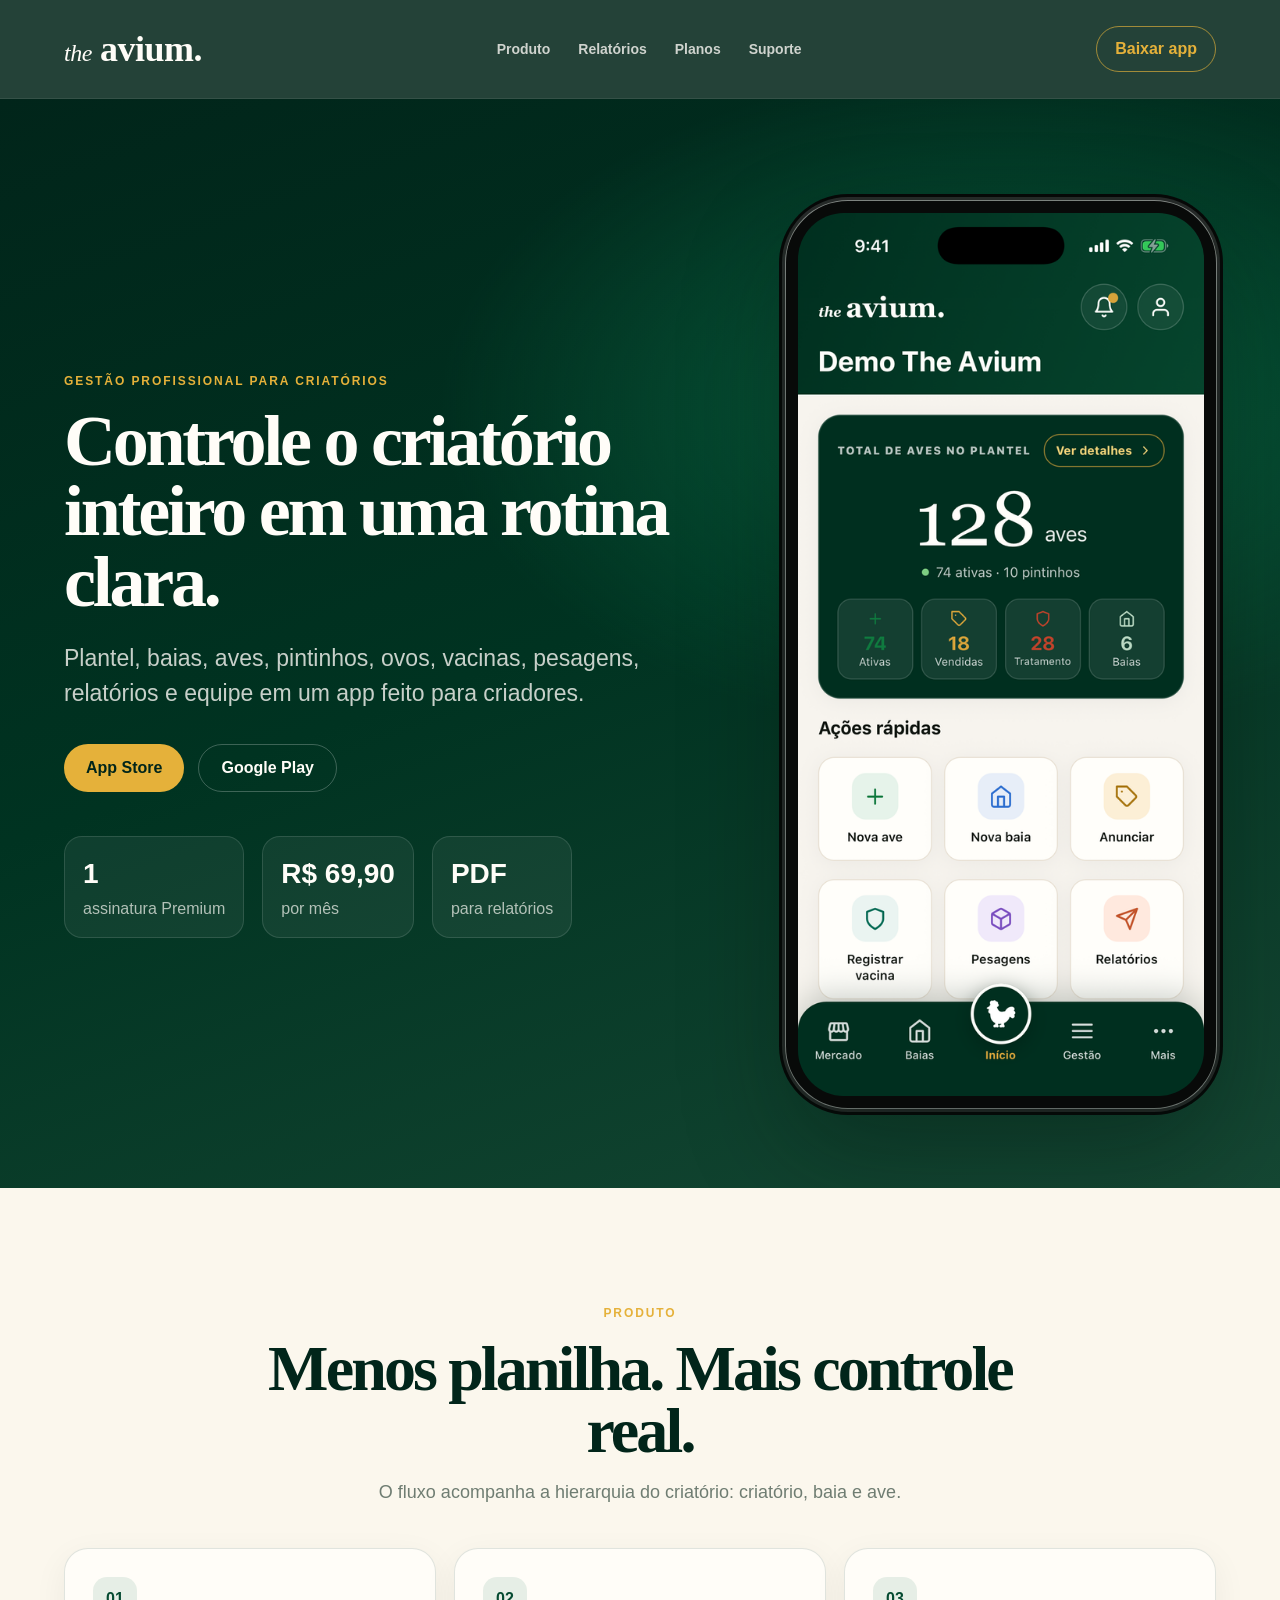
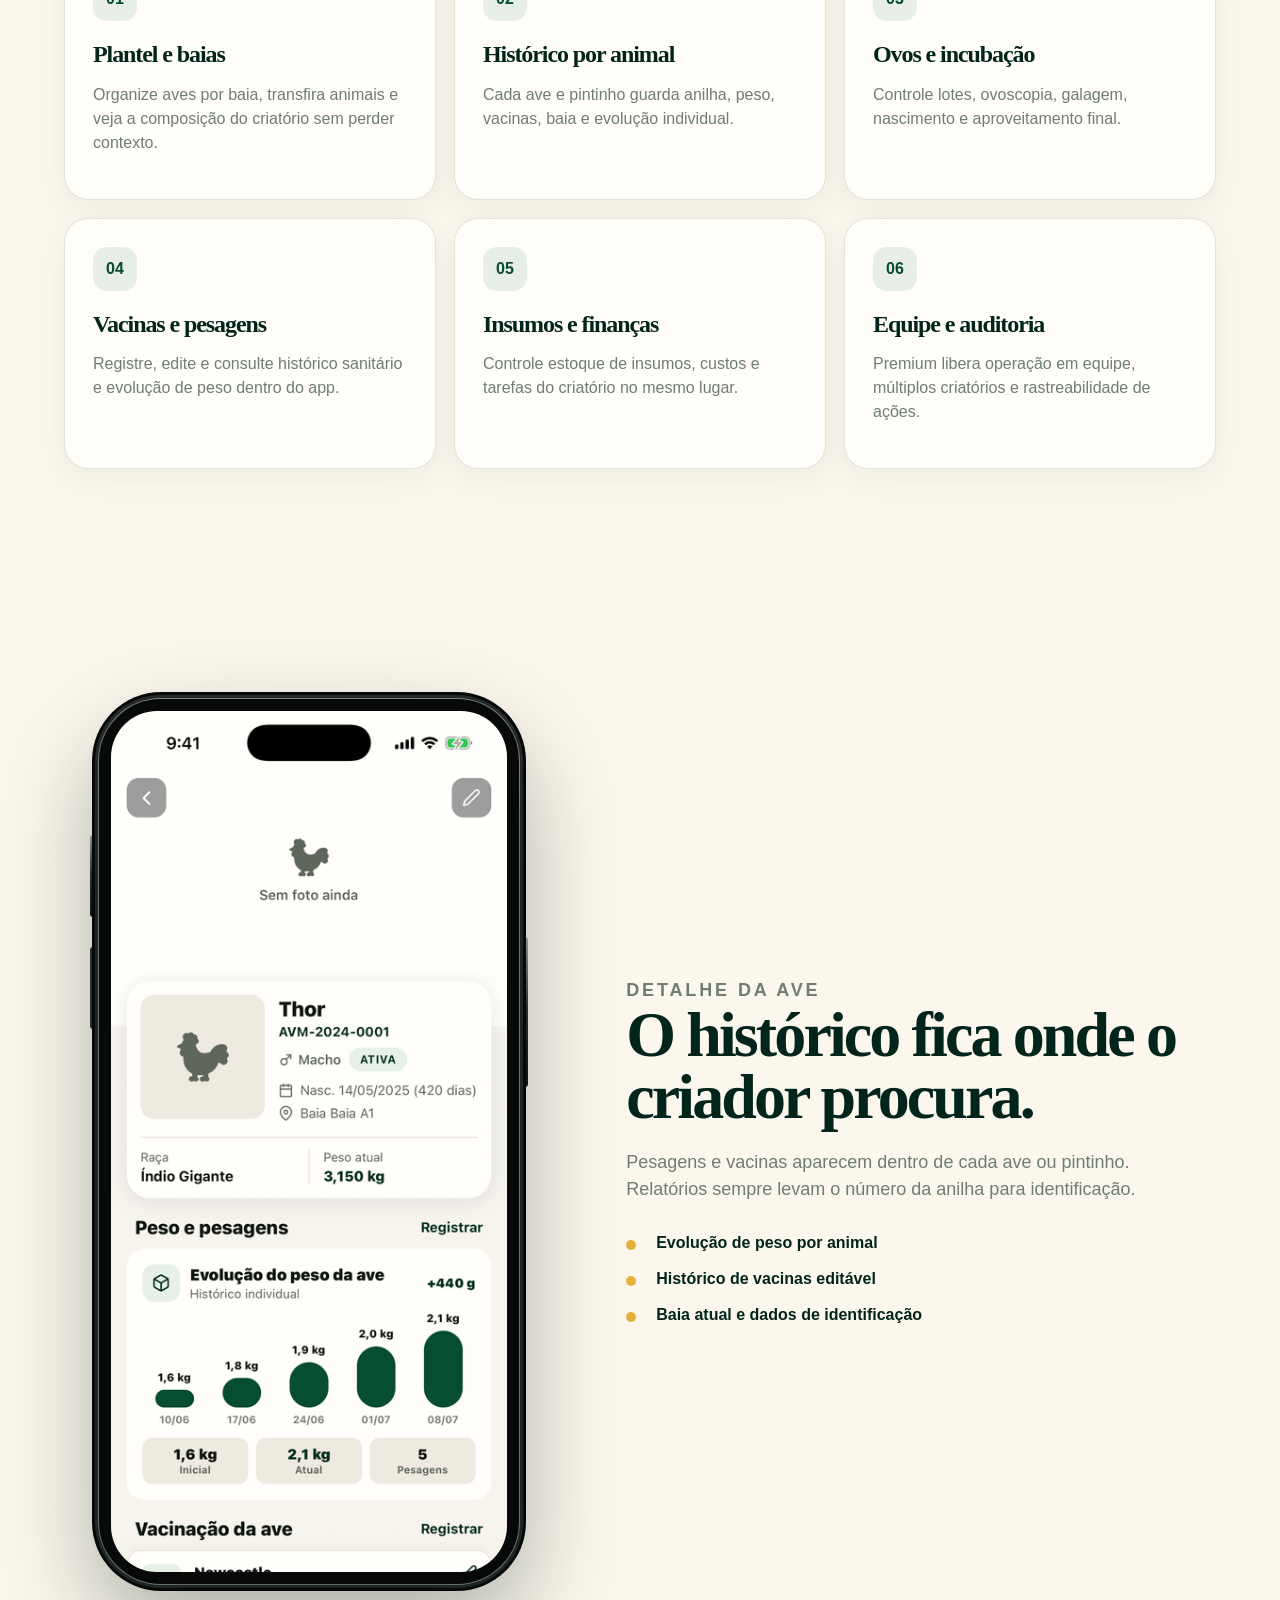
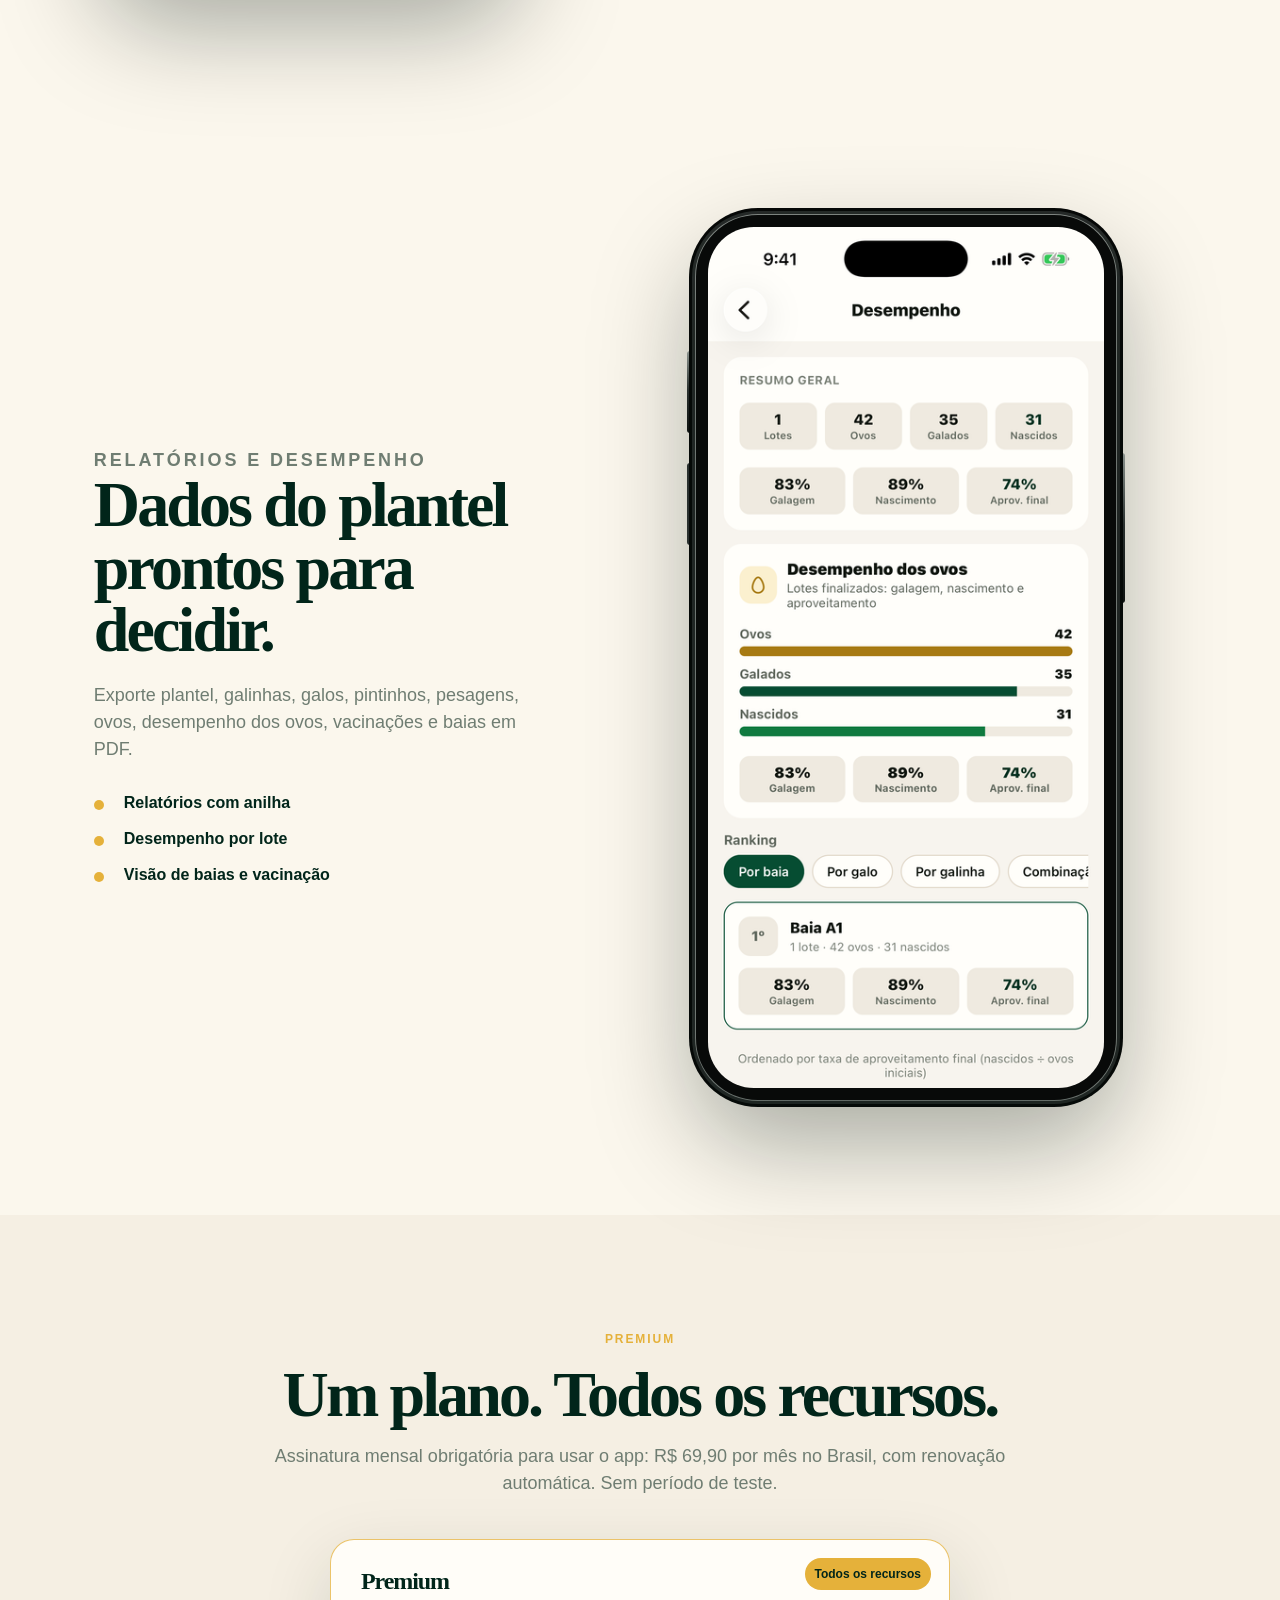
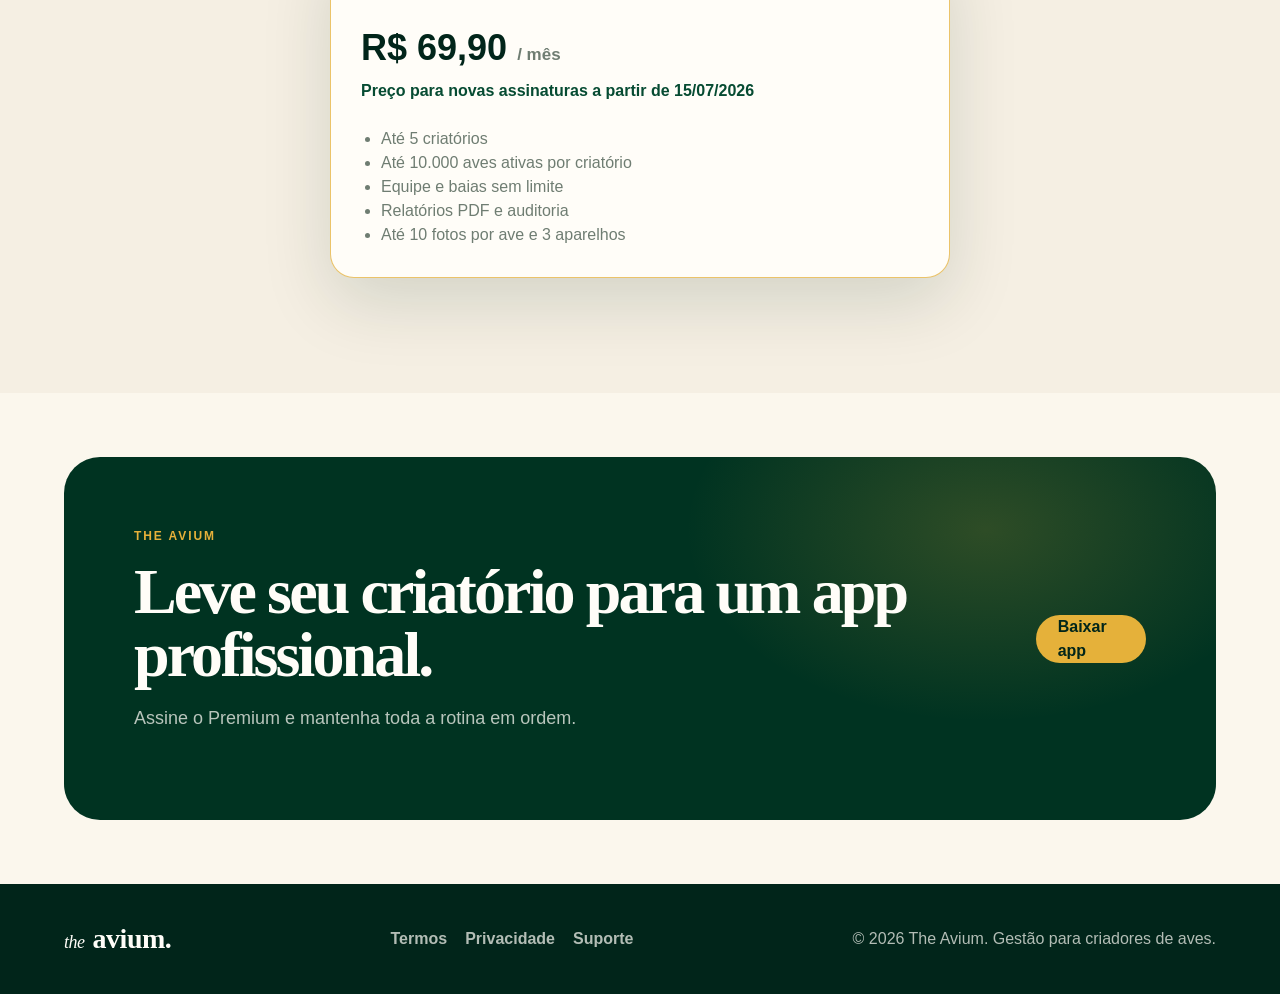
<file: index.html>
<!doctype html>
<html lang="pt-BR">
<head>
  <meta charset="utf-8">
  <meta name="viewport" content="width=device-width, initial-scale=1">
  <title>The Avium — Gestão de criatórios de aves</title>
  <meta name="description" content="The Avium organiza plantel, baias, aves, pintinhos, ovos, vacinas, pesagens, relatórios e equipe para criadores de aves.">
  <link rel="icon" href="assets/logo-round.png">
  <link rel="stylesheet" href="style.css">
</head>
<body>
  <header class="site-header">
    <a class="wordmark" href="./" aria-label="The Avium">
      <span>the</span><strong>avium.</strong>
    </a>
    <nav class="nav-links" aria-label="Principal">
      <a href="#produto">Produto</a>
      <a href="#relatorios">Relatórios</a>
      <a href="#planos">Planos</a>
      <a href="suporte.html">Suporte</a>
    </nav>
    <a class="header-cta" href="#baixar">Baixar app</a>
  </header>

  <main>
    <section class="hero">
      <div class="hero-copy">
        <p class="eyebrow">Gestão profissional para criatórios</p>
        <h1>Controle o criatório inteiro em uma rotina clara.</h1>
        <p class="lead">
          Plantel, baias, aves, pintinhos, ovos, vacinas, pesagens, relatórios
          e equipe em um app feito para criadores.
        </p>
        <div class="hero-actions" id="baixar">
          <a class="button primary" href="https://apps.apple.com/app/id6776464321">App Store</a>
          <a class="button secondary" href="https://play.google.com/store/apps/details?id=avium.myapp">Google Play</a>
        </div>
        <dl class="hero-metrics" aria-label="Recursos principais">
          <div><dt>1</dt><dd>assinatura Premium</dd></div>
          <div><dt>R$ 69,90</dt><dd>por mês</dd></div>
          <div><dt>PDF</dt><dd>para relatórios</dd></div>
        </dl>
      </div>

      <div class="hero-visual" aria-hidden="true">
        <div class="phone main-phone">
          <img src="assets/home.png" alt="">
        </div>
        <div class="floating-card card-a">Anilhas, peso e vacinas por ave</div>
        <div class="floating-card card-b">Ovos, galagem e nascimento</div>
      </div>
    </section>

    <section class="section" id="produto">
      <div class="section-head">
        <p class="eyebrow">Produto</p>
        <h2>Menos planilha. Mais controle real.</h2>
        <p>O fluxo acompanha a hierarquia do criatório: criatório, baia e ave.</p>
      </div>
      <div class="feature-grid">
        <article class="feature">
          <span class="feature-icon">01</span>
          <h3>Plantel e baias</h3>
          <p>Organize aves por baia, transfira animais e veja a composição do criatório sem perder contexto.</p>
        </article>
        <article class="feature">
          <span class="feature-icon">02</span>
          <h3>Histórico por animal</h3>
          <p>Cada ave e pintinho guarda anilha, peso, vacinas, baia e evolução individual.</p>
        </article>
        <article class="feature">
          <span class="feature-icon">03</span>
          <h3>Ovos e incubação</h3>
          <p>Controle lotes, ovoscopia, galagem, nascimento e aproveitamento final.</p>
        </article>
        <article class="feature">
          <span class="feature-icon">04</span>
          <h3>Vacinas e pesagens</h3>
          <p>Registre, edite e consulte histórico sanitário e evolução de peso dentro do app.</p>
        </article>
        <article class="feature">
          <span class="feature-icon">05</span>
          <h3>Insumos e finanças</h3>
          <p>Controle estoque de insumos, custos e tarefas do criatório no mesmo lugar.</p>
        </article>
        <article class="feature">
          <span class="feature-icon">06</span>
          <h3>Equipe e auditoria</h3>
          <p>Premium libera operação em equipe, múltiplos criatórios e rastreabilidade de ações.</p>
        </article>
      </div>
    </section>

    <section class="split section">
      <div class="split-media">
        <div class="phone">
          <img src="assets/ave.png" alt="Tela de detalhe da ave no The Avium">
        </div>
      </div>
      <div class="split-copy">
        <p class="eyebrow">Detalhe da ave</p>
        <h2>O histórico fica onde o criador procura.</h2>
        <p>
          Pesagens e vacinas aparecem dentro de cada ave ou pintinho. Relatórios
          sempre levam o número da anilha para identificação.
        </p>
        <ul class="check-list">
          <li>Evolução de peso por animal</li>
          <li>Histórico de vacinas editável</li>
          <li>Baia atual e dados de identificação</li>
        </ul>
      </div>
    </section>

    <section class="split section reverse" id="relatorios">
      <div class="split-media">
        <div class="phone">
          <img src="assets/ovos.png" alt="Tela de desempenho dos ovos no The Avium">
        </div>
      </div>
      <div class="split-copy">
        <p class="eyebrow">Relatórios e desempenho</p>
        <h2>Dados do plantel prontos para decidir.</h2>
        <p>
          Exporte plantel, galinhas, galos, pintinhos, pesagens, ovos,
          desempenho dos ovos, vacinações e baias em PDF.
        </p>
        <ul class="check-list">
          <li>Relatórios com anilha</li>
          <li>Desempenho por lote</li>
          <li>Visão de baias e vacinação</li>
        </ul>
      </div>
    </section>

    <section class="section plans-section" id="planos">
      <div class="section-head">
        <p class="eyebrow">Premium</p>
        <h2>Um plano. Todos os recursos.</h2>
        <p>Assinatura mensal obrigatória para usar o app: R$ 69,90 por mês no Brasil, com renovação automática. Sem período de teste.</p>
      </div>
      <div class="plans">
        <article class="plan-card featured">
          <p class="badge">Todos os recursos</p>
          <h3>Premium</h3>
          <p class="price">R$ 69,90 <span>/ mês</span></p>
          <p class="annual">Preço para novas assinaturas a partir de 15/07/2026</p>
          <ul>
            <li>Até 5 criatórios</li>
            <li>Até 10.000 aves ativas por criatório</li>
            <li>Equipe e baias sem limite</li>
            <li>Relatórios PDF e auditoria</li>
            <li>Até 10 fotos por ave e 3 aparelhos</li>
          </ul>
        </article>
      </div>
    </section>

    <section class="cta-panel">
      <div>
        <p class="eyebrow">The Avium</p>
        <h2>Leve seu criatório para um app profissional.</h2>
        <p>Assine o Premium e mantenha toda a rotina em ordem.</p>
      </div>
      <a class="button primary" href="#baixar">Baixar app</a>
    </section>
  </main>

  <footer class="footer">
    <a class="wordmark" href="./" aria-label="The Avium">
      <span>the</span><strong>avium.</strong>
    </a>
    <nav aria-label="Rodapé">
      <a href="termos.html">Termos</a>
      <a href="privacidade.html">Privacidade</a>
      <a href="suporte.html">Suporte</a>
    </nav>
    <p>© 2026 The Avium. Gestão para criadores de aves.</p>
  </footer>
</body>
</html>
</file>
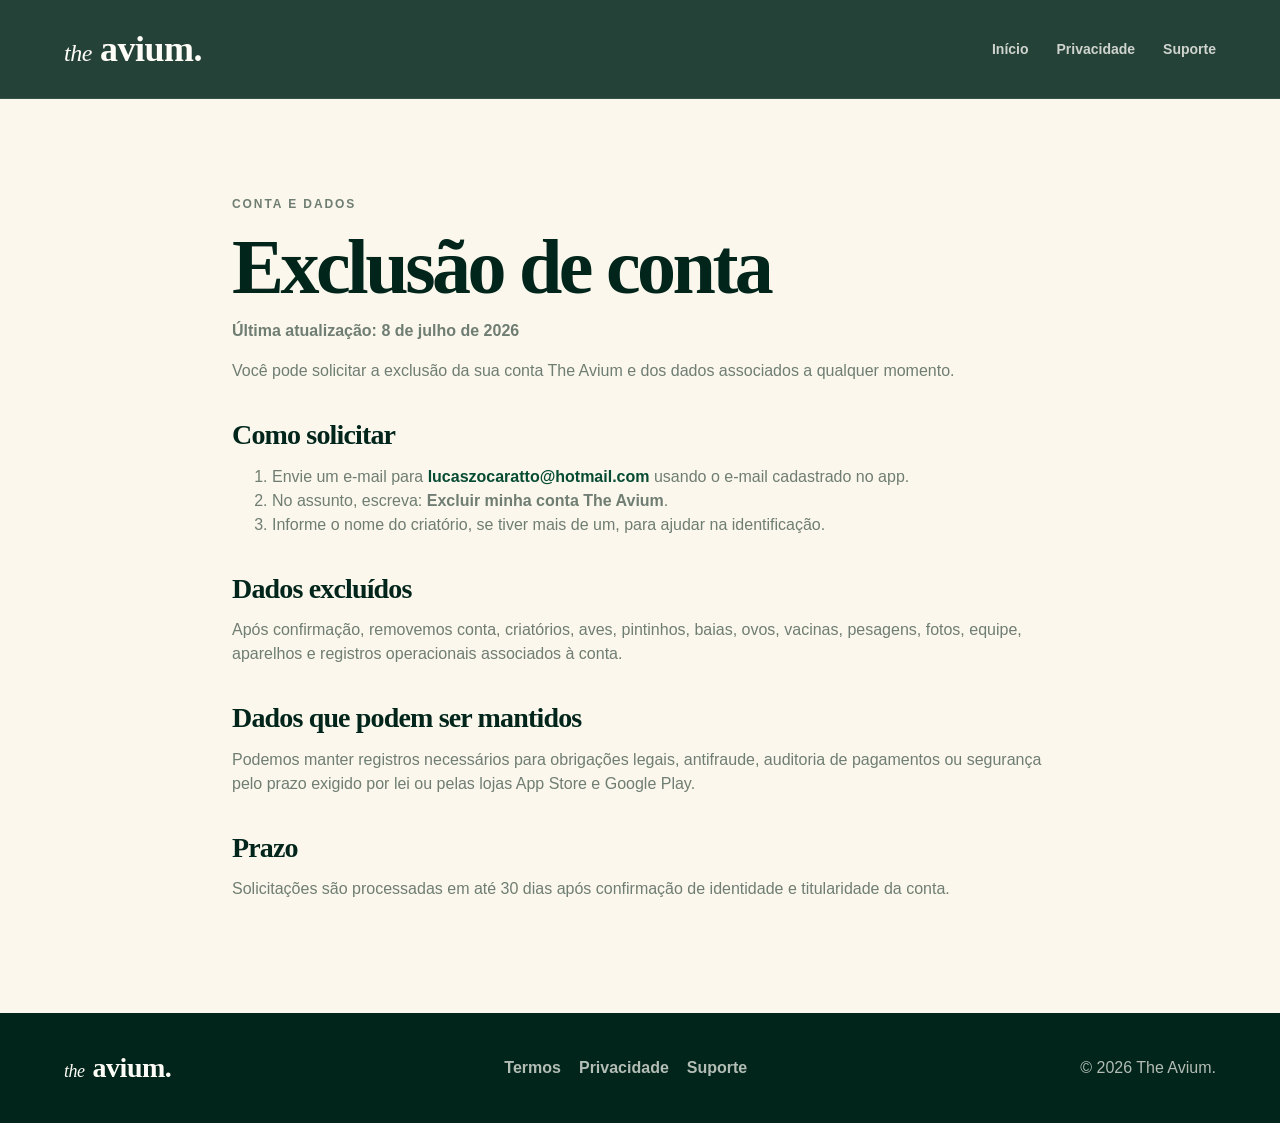
<file: exclusao-conta.html>
<!doctype html>
<html lang="pt-BR">
<head>
  <meta charset="utf-8">
  <meta name="viewport" content="width=device-width, initial-scale=1">
  <title>Exclusão de conta — The Avium</title>
  <meta name="description" content="Como solicitar exclusão de conta e dados do The Avium.">
  <link rel="icon" href="assets/logo-round.png">
  <link rel="stylesheet" href="style.css">
</head>
<body>
  <header class="site-header compact">
    <a class="wordmark" href="./" aria-label="The Avium"><span>the</span><strong>avium.</strong></a>
    <nav class="nav-links" aria-label="Principal">
      <a href="./">Início</a>
      <a href="privacidade.html">Privacidade</a>
      <a href="suporte.html">Suporte</a>
    </nav>
  </header>

  <main class="legal">
    <p class="eyebrow">Conta e dados</p>
    <h1>Exclusão de conta</h1>
    <p class="updated">Última atualização: 8 de julho de 2026</p>

    <p>Você pode solicitar a exclusão da sua conta The Avium e dos dados associados a qualquer momento.</p>

    <h2>Como solicitar</h2>
    <ol>
      <li>Envie um e-mail para <a href="mailto:lucaszocaratto@hotmail.com">lucaszocaratto@hotmail.com</a> usando o e-mail cadastrado no app.</li>
      <li>No assunto, escreva: <strong>Excluir minha conta The Avium</strong>.</li>
      <li>Informe o nome do criatório, se tiver mais de um, para ajudar na identificação.</li>
    </ol>

    <h2>Dados excluídos</h2>
    <p>Após confirmação, removemos conta, criatórios, aves, pintinhos, baias, ovos, vacinas, pesagens, fotos, equipe, aparelhos e registros operacionais associados à conta.</p>

    <h2>Dados que podem ser mantidos</h2>
    <p>Podemos manter registros necessários para obrigações legais, antifraude, auditoria de pagamentos ou segurança pelo prazo exigido por lei ou pelas lojas App Store e Google Play.</p>

    <h2>Prazo</h2>
    <p>Solicitações são processadas em até 30 dias após confirmação de identidade e titularidade da conta.</p>
  </main>

  <footer class="footer">
    <a class="wordmark" href="./" aria-label="The Avium"><span>the</span><strong>avium.</strong></a>
    <nav aria-label="Rodapé">
      <a href="termos.html">Termos</a>
      <a href="privacidade.html">Privacidade</a>
      <a href="suporte.html">Suporte</a>
    </nav>
    <p>© 2026 The Avium.</p>
  </footer>
</body>
</html>
</file>
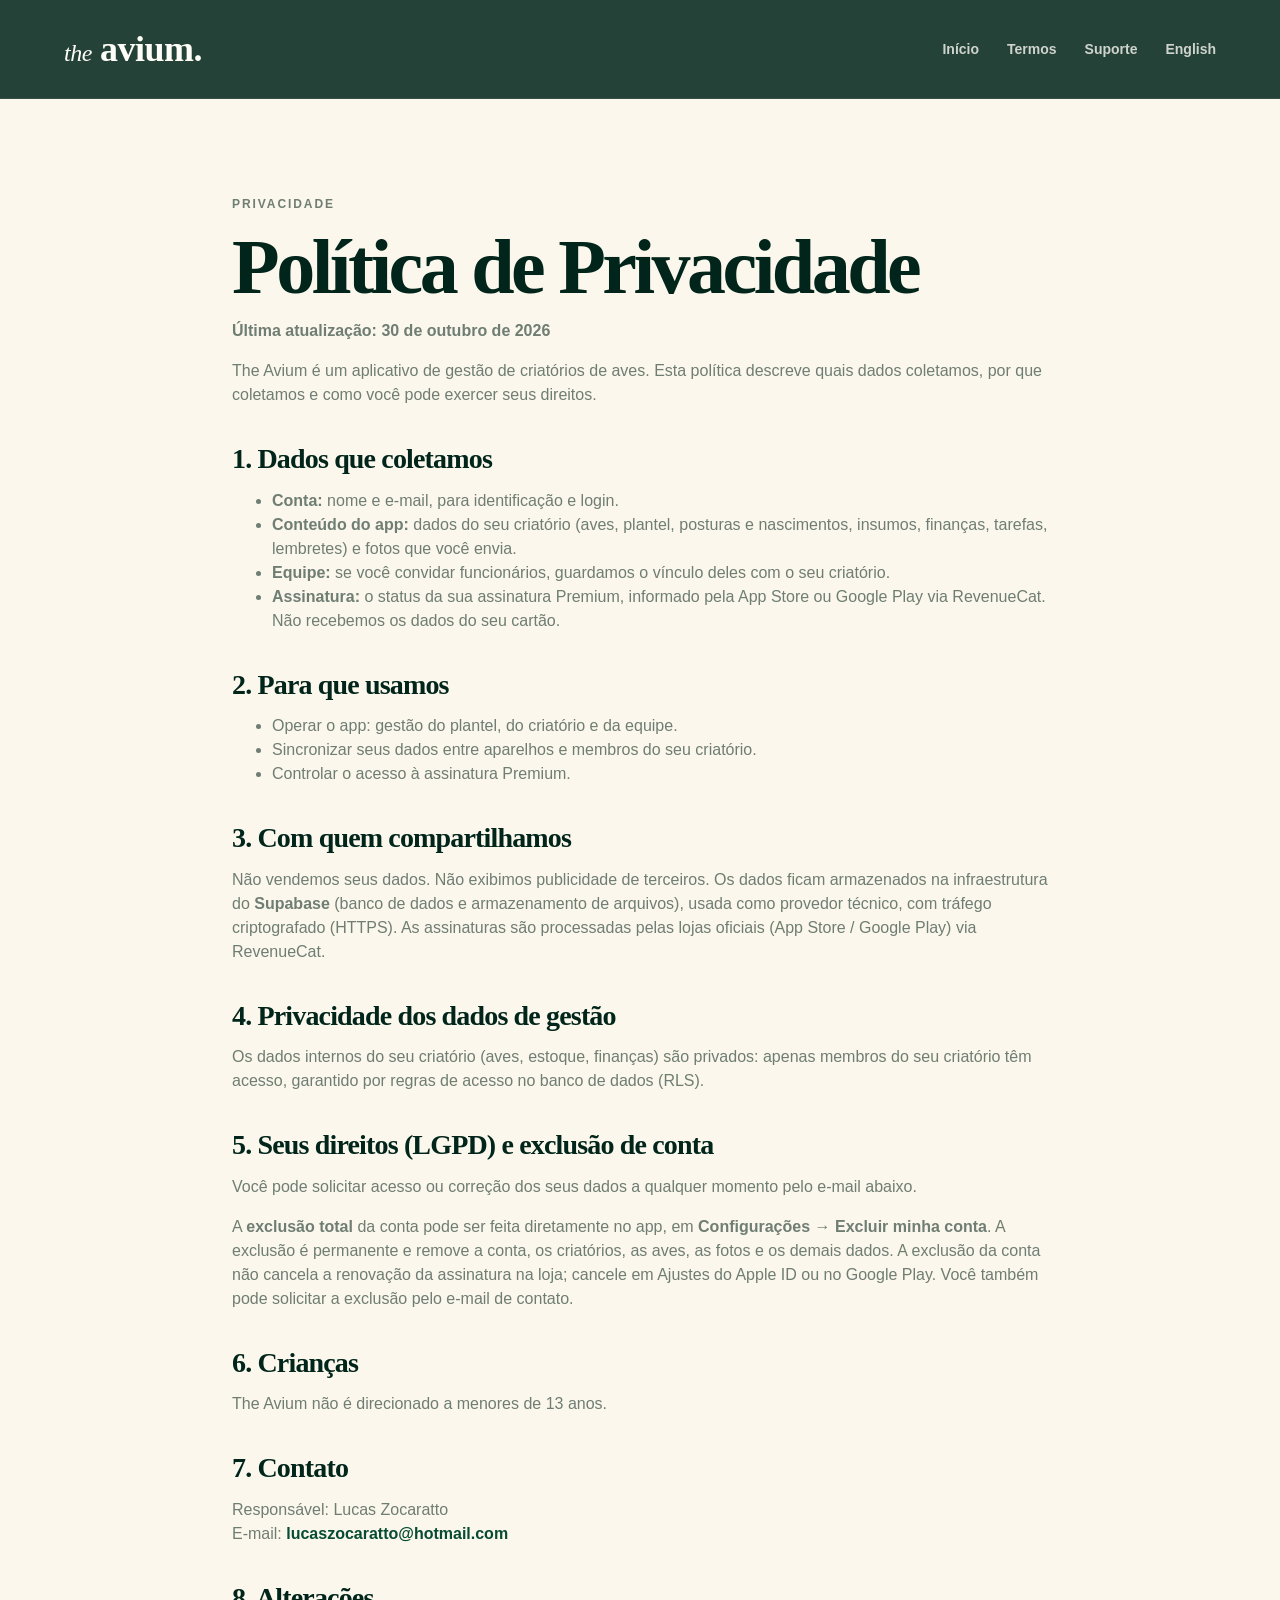
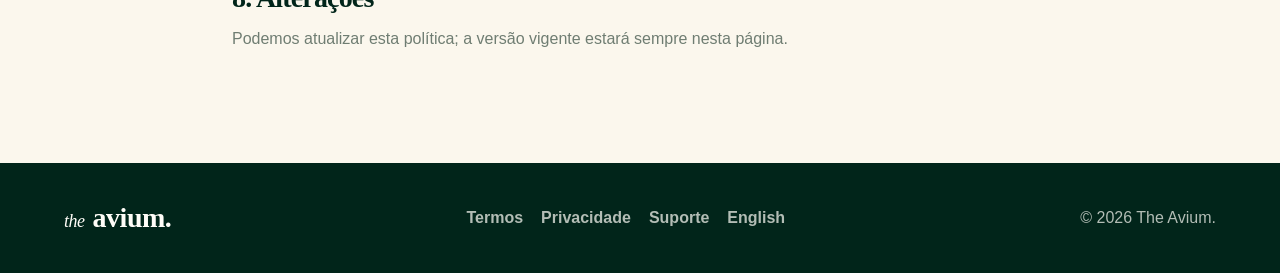
<file: privacidade.html>
<!doctype html>
<html lang="pt-BR">
<head>
  <meta charset="utf-8">
  <meta name="viewport" content="width=device-width, initial-scale=1">
  <title>Política de Privacidade — The Avium</title>
  <meta name="description" content="Política de privacidade do aplicativo The Avium.">
  <link rel="icon" href="assets/logo-round.png">
  <link rel="stylesheet" href="style.css">
  <link rel="alternate" hreflang="en" href="privacy.html">
</head>
<body>
  <header class="site-header compact">
    <a class="wordmark" href="./" aria-label="The Avium"><span>the</span><strong>avium.</strong></a>
    <nav class="nav-links" aria-label="Principal">
      <a href="./">Início</a>
      <a href="termos.html">Termos</a>
      <a href="suporte.html">Suporte</a>
      <a href="privacy.html" hreflang="en" lang="en">English</a>
    </nav>
  </header>

  <main class="legal">
    <p class="eyebrow">Privacidade</p>
    <h1>Política de Privacidade</h1>
    <p class="updated">Última atualização: 30 de outubro de 2026</p>

    <p>The Avium é um aplicativo de gestão de criatórios de aves. Esta política descreve quais dados coletamos, por que coletamos e como você pode exercer seus direitos.</p>

    <h2>1. Dados que coletamos</h2>
    <ul>
      <li><strong>Conta:</strong> nome e e-mail, para identificação e login.</li>
      <li><strong>Conteúdo do app:</strong> dados do seu criatório (aves, plantel, posturas e nascimentos, insumos, finanças, tarefas, lembretes) e fotos que você envia.</li>
      <li><strong>Equipe:</strong> se você convidar funcionários, guardamos o vínculo deles com o seu criatório.</li>
      <li><strong>Assinatura:</strong> o status da sua assinatura Premium, informado pela App Store ou Google Play via RevenueCat. Não recebemos os dados do seu cartão.</li>
    </ul>

    <h2>2. Para que usamos</h2>
    <ul>
      <li>Operar o app: gestão do plantel, do criatório e da equipe.</li>
      <li>Sincronizar seus dados entre aparelhos e membros do seu criatório.</li>
      <li>Controlar o acesso à assinatura Premium.</li>
    </ul>

    <h2>3. Com quem compartilhamos</h2>
    <p>Não vendemos seus dados. Não exibimos publicidade de terceiros. Os dados ficam armazenados na infraestrutura do <strong>Supabase</strong> (banco de dados e armazenamento de arquivos), usada como provedor técnico, com tráfego criptografado (HTTPS). As assinaturas são processadas pelas lojas oficiais (App Store / Google Play) via RevenueCat.</p>

    <h2>4. Privacidade dos dados de gestão</h2>
    <p>Os dados internos do seu criatório (aves, estoque, finanças) são privados: apenas membros do seu criatório têm acesso, garantido por regras de acesso no banco de dados (RLS).</p>

    <h2>5. Seus direitos (LGPD) e exclusão de conta</h2>
    <p>Você pode solicitar acesso ou correção dos seus dados a qualquer momento pelo e-mail abaixo.</p>
    <p>A <strong>exclusão total</strong> da conta pode ser feita diretamente no app, em <strong>Configurações → Excluir minha conta</strong>. A exclusão é permanente e remove a conta, os criatórios, as aves, as fotos e os demais dados. A exclusão da conta não cancela a renovação da assinatura na loja; cancele em Ajustes do Apple ID ou no Google Play. Você também pode solicitar a exclusão pelo e-mail de contato.</p>

    <h2>6. Crianças</h2>
    <p>The Avium não é direcionado a menores de 13 anos.</p>

    <h2>7. Contato</h2>
    <p>Responsável: Lucas Zocaratto<br>
    E-mail: <a href="mailto:lucaszocaratto@hotmail.com">lucaszocaratto@hotmail.com</a></p>

    <h2>8. Alterações</h2>
    <p>Podemos atualizar esta política; a versão vigente estará sempre nesta página.</p>
  </main>

  <footer class="footer">
    <a class="wordmark" href="./" aria-label="The Avium"><span>the</span><strong>avium.</strong></a>
    <nav aria-label="Rodapé">
      <a href="termos.html">Termos</a>
      <a href="privacidade.html">Privacidade</a>
      <a href="suporte.html">Suporte</a>
      <a href="privacy.html" hreflang="en" lang="en">English</a>
    </nav>
    <p>© 2026 The Avium.</p>
  </footer>
</body>
</html>
</file>
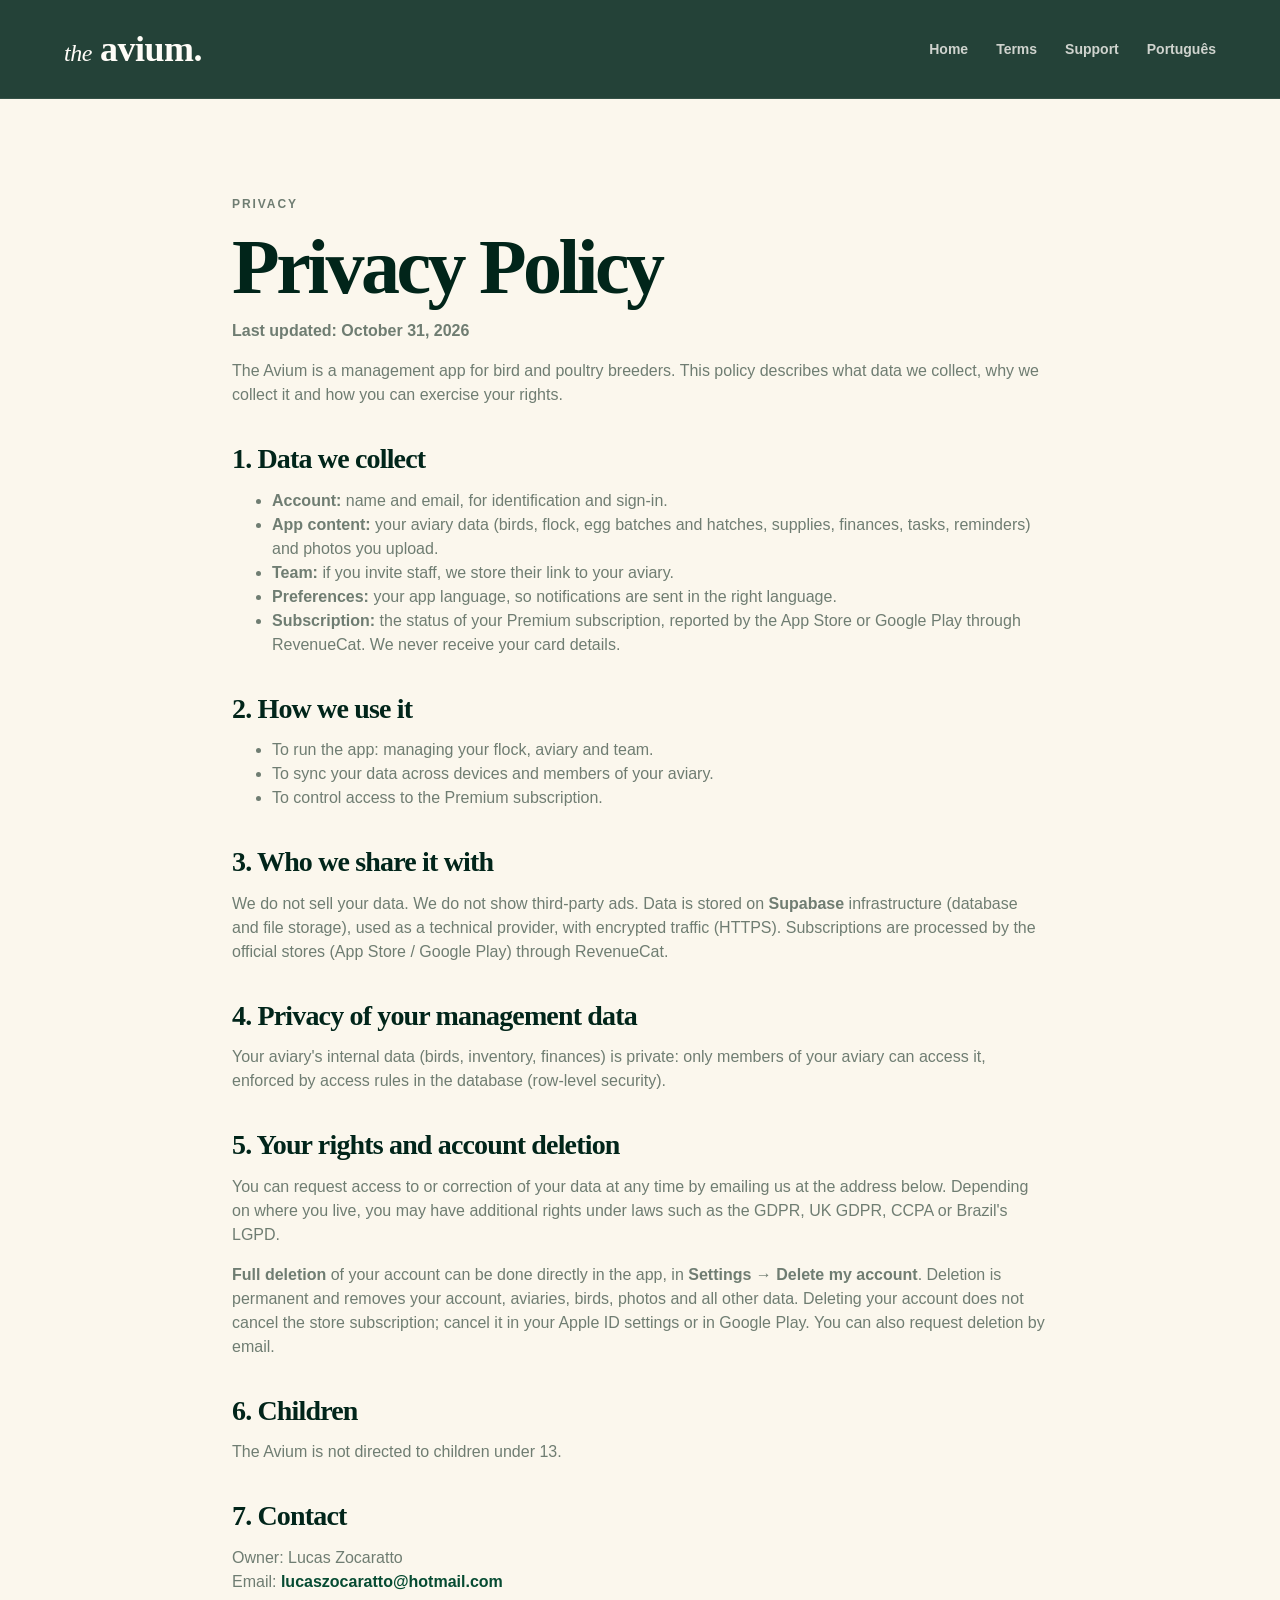
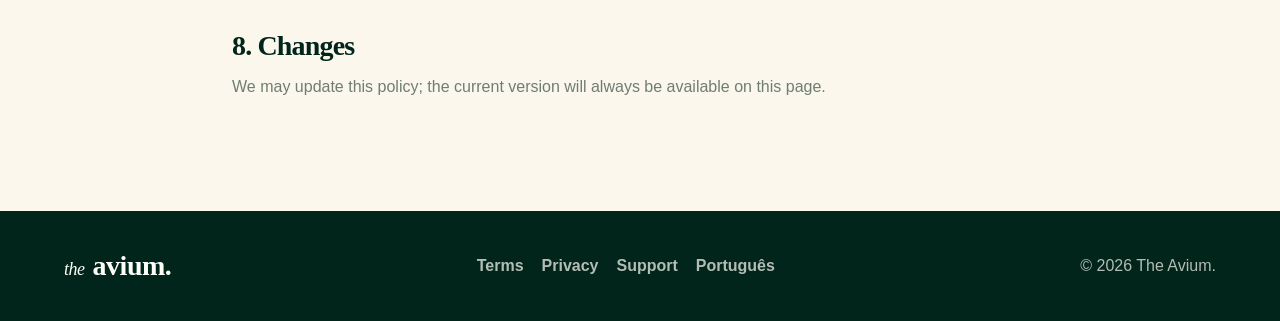
<file: privacy.html>
<!doctype html>
<html lang="en">
<head>
  <meta charset="utf-8">
  <meta name="viewport" content="width=device-width, initial-scale=1">
  <title>Privacy Policy — The Avium</title>
  <meta name="description" content="Privacy policy for The Avium app.">
  <link rel="icon" href="assets/logo-round.png">
  <link rel="stylesheet" href="style.css">
  <link rel="alternate" hreflang="pt-BR" href="privacidade.html">
</head>
<body>
  <header class="site-header compact">
    <a class="wordmark" href="./" aria-label="The Avium"><span>the</span><strong>avium.</strong></a>
    <nav class="nav-links" aria-label="Main">
      <a href="./">Home</a>
      <a href="terms.html">Terms</a>
      <a href="suporte.html">Support</a>
      <a href="privacidade.html" hreflang="pt-BR" lang="pt-BR">Português</a>
    </nav>
  </header>

  <main class="legal">
    <p class="eyebrow">Privacy</p>
    <h1>Privacy Policy</h1>
    <p class="updated">Last updated: October 31, 2026</p>

    <p>The Avium is a management app for bird and poultry breeders. This policy describes what data we collect, why we collect it and how you can exercise your rights.</p>

    <h2>1. Data we collect</h2>
    <ul>
      <li><strong>Account:</strong> name and email, for identification and sign-in.</li>
      <li><strong>App content:</strong> your aviary data (birds, flock, egg batches and hatches, supplies, finances, tasks, reminders) and photos you upload.</li>
      <li><strong>Team:</strong> if you invite staff, we store their link to your aviary.</li>
      <li><strong>Preferences:</strong> your app language, so notifications are sent in the right language.</li>
      <li><strong>Subscription:</strong> the status of your Premium subscription, reported by the App Store or Google Play through RevenueCat. We never receive your card details.</li>
    </ul>

    <h2>2. How we use it</h2>
    <ul>
      <li>To run the app: managing your flock, aviary and team.</li>
      <li>To sync your data across devices and members of your aviary.</li>
      <li>To control access to the Premium subscription.</li>
    </ul>

    <h2>3. Who we share it with</h2>
    <p>We do not sell your data. We do not show third-party ads. Data is stored on <strong>Supabase</strong> infrastructure (database and file storage), used as a technical provider, with encrypted traffic (HTTPS). Subscriptions are processed by the official stores (App Store / Google Play) through RevenueCat.</p>

    <h2>4. Privacy of your management data</h2>
    <p>Your aviary's internal data (birds, inventory, finances) is private: only members of your aviary can access it, enforced by access rules in the database (row-level security).</p>

    <h2>5. Your rights and account deletion</h2>
    <p>You can request access to or correction of your data at any time by emailing us at the address below. Depending on where you live, you may have additional rights under laws such as the GDPR, UK GDPR, CCPA or Brazil's LGPD.</p>
    <p><strong>Full deletion</strong> of your account can be done directly in the app, in <strong>Settings → Delete my account</strong>. Deletion is permanent and removes your account, aviaries, birds, photos and all other data. Deleting your account does not cancel the store subscription; cancel it in your Apple ID settings or in Google Play. You can also request deletion by email.</p>

    <h2>6. Children</h2>
    <p>The Avium is not directed to children under 13.</p>

    <h2>7. Contact</h2>
    <p>Owner: Lucas Zocaratto<br>
    Email: <a href="mailto:lucaszocaratto@hotmail.com">lucaszocaratto@hotmail.com</a></p>

    <h2>8. Changes</h2>
    <p>We may update this policy; the current version will always be available on this page.</p>
  </main>

  <footer class="footer">
    <a class="wordmark" href="./" aria-label="The Avium"><span>the</span><strong>avium.</strong></a>
    <nav aria-label="Footer">
      <a href="terms.html">Terms</a>
      <a href="privacy.html">Privacy</a>
      <a href="suporte.html">Support</a>
      <a href="privacidade.html" hreflang="pt-BR" lang="pt-BR">Português</a>
    </nav>
    <p>© 2026 The Avium.</p>
  </footer>
</body>
</html>
</file>
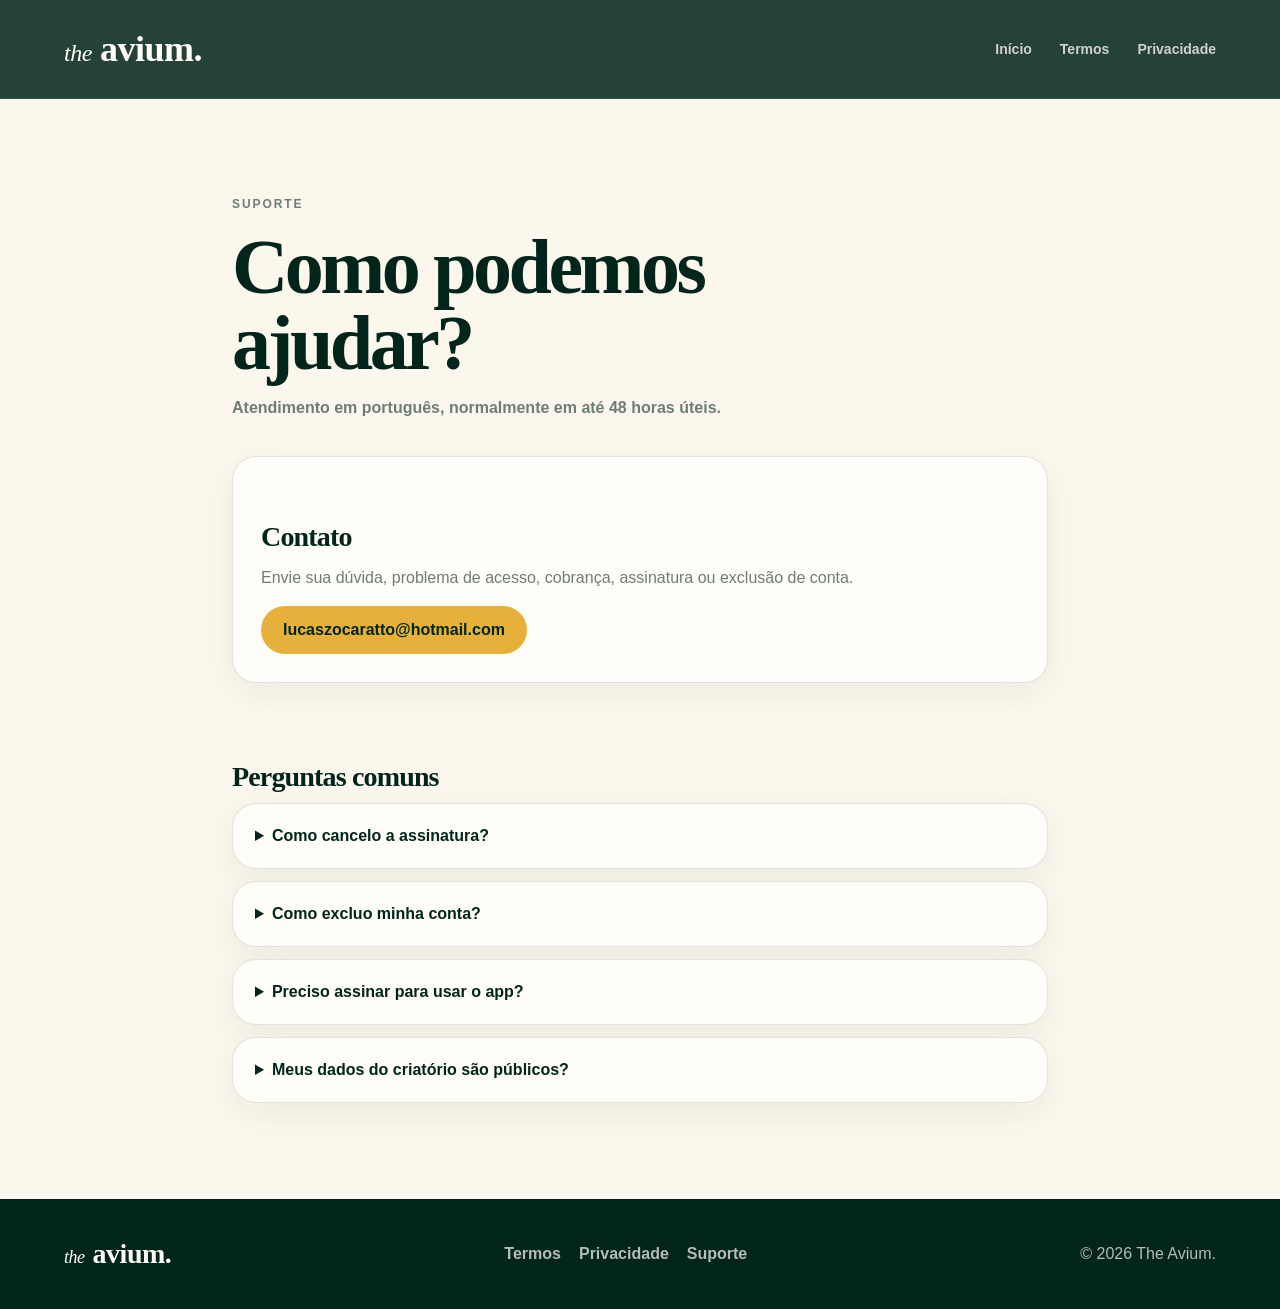
<file: suporte.html>
<!doctype html>
<html lang="pt-BR">
<head>
  <meta charset="utf-8">
  <meta name="viewport" content="width=device-width, initial-scale=1">
  <title>Suporte — The Avium</title>
  <meta name="description" content="Suporte do The Avium para criadores de aves.">
  <link rel="icon" href="assets/logo-round.png">
  <link rel="stylesheet" href="style.css">
</head>
<body>
  <header class="site-header compact">
    <a class="wordmark" href="./" aria-label="The Avium"><span>the</span><strong>avium.</strong></a>
    <nav class="nav-links" aria-label="Principal">
      <a href="./">Início</a>
      <a href="termos.html">Termos</a>
      <a href="privacidade.html">Privacidade</a>
    </nav>
  </header>

  <main class="legal support-page">
    <p class="eyebrow">Suporte</p>
    <h1>Como podemos ajudar?</h1>
    <p class="updated">Atendimento em português, normalmente em até 48 horas úteis.</p>

    <section class="support-card">
      <h2>Contato</h2>
      <p>Envie sua dúvida, problema de acesso, cobrança, assinatura ou exclusão de conta.</p>
      <a class="button primary" href="mailto:lucaszocaratto@hotmail.com">lucaszocaratto@hotmail.com</a>
    </section>

    <section class="faq-list">
      <h2>Perguntas comuns</h2>
      <details>
        <summary>Como cancelo a assinatura?</summary>
        <p>O cancelamento é feito na App Store ou Google Play, na área de assinaturas da sua conta.</p>
      </details>
      <details>
        <summary>Como excluo minha conta?</summary>
        <p>Use a opção de conta no app ou envie solicitação para o e-mail de suporte.</p>
      </details>
      <details>
        <summary>Preciso assinar para usar o app?</summary>
        <p>Sim. O uso do app exige a assinatura Premium mensal de R$ 69,90 no Brasil, cobrada pela App Store ou Google Play a partir da confirmação, sem período de teste.</p>
      </details>
      <details>
        <summary>Meus dados do criatório são públicos?</summary>
        <p>Não. Os dados do criatório são privados e acessíveis apenas a você e aos membros da sua equipe.</p>
      </details>
    </section>
  </main>

  <footer class="footer">
    <a class="wordmark" href="./" aria-label="The Avium"><span>the</span><strong>avium.</strong></a>
    <nav aria-label="Rodapé">
      <a href="termos.html">Termos</a>
      <a href="privacidade.html">Privacidade</a>
      <a href="suporte.html">Suporte</a>
    </nav>
    <p>© 2026 The Avium.</p>
  </footer>
</body>
</html>
</file>
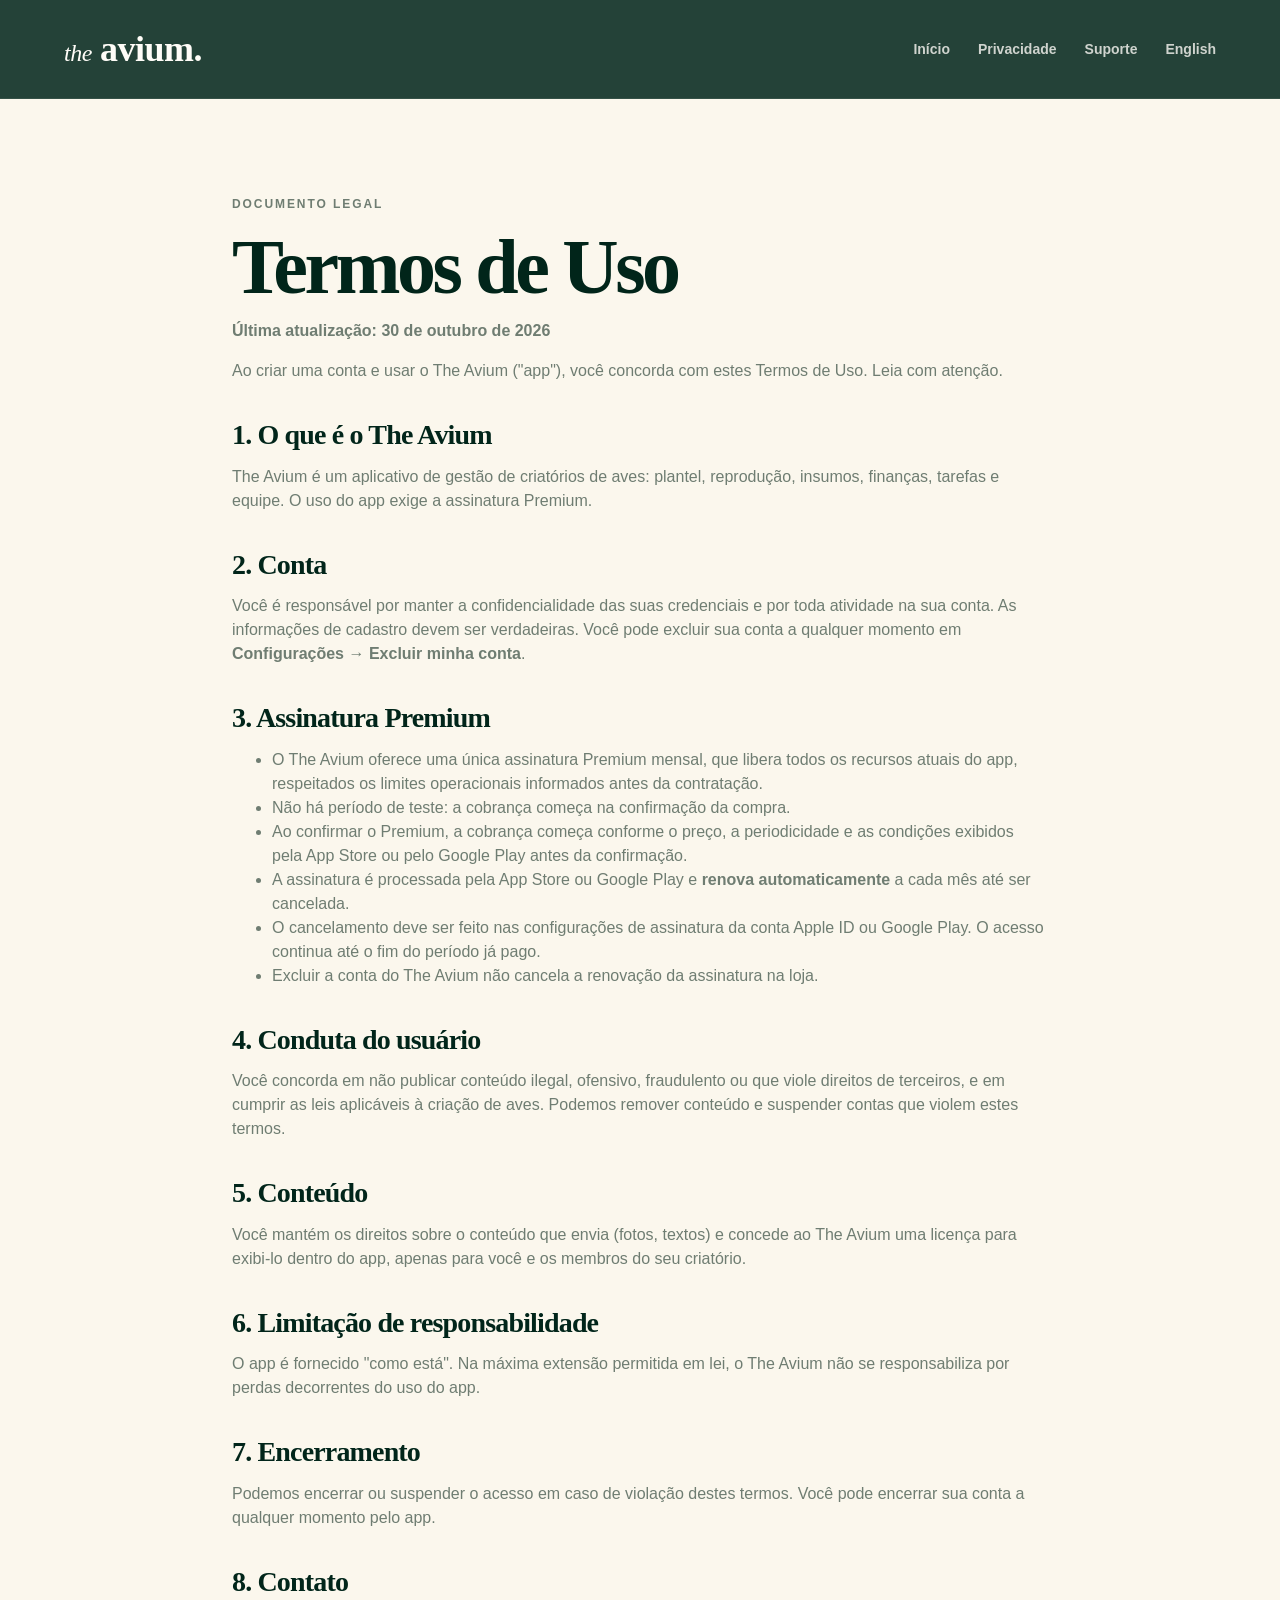
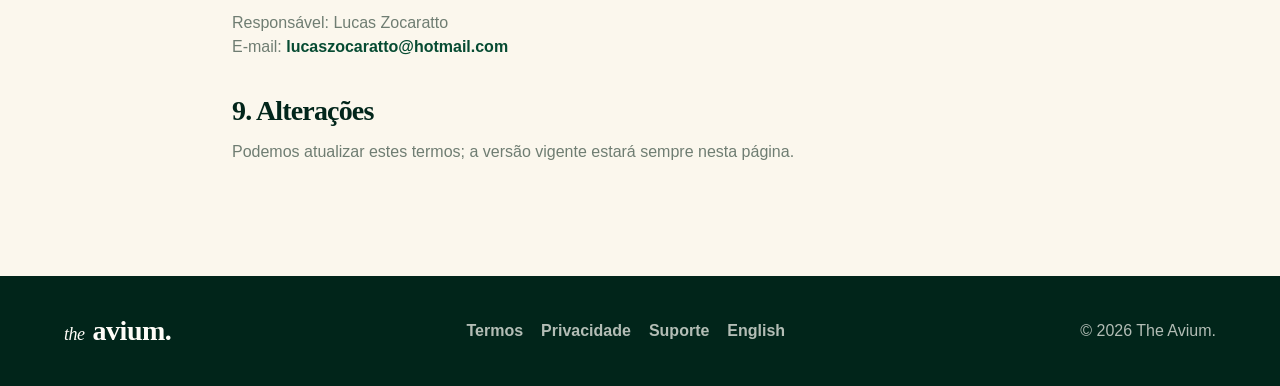
<file: termos.html>
<!doctype html>
<html lang="pt-BR">
<head>
  <meta charset="utf-8">
  <meta name="viewport" content="width=device-width, initial-scale=1">
  <title>Termos de Uso — The Avium</title>
  <meta name="description" content="Termos de uso do aplicativo The Avium.">
  <link rel="icon" href="assets/logo-round.png">
  <link rel="stylesheet" href="style.css">
  <link rel="alternate" hreflang="en" href="terms.html">
</head>
<body>
  <header class="site-header compact">
    <a class="wordmark" href="./" aria-label="The Avium"><span>the</span><strong>avium.</strong></a>
    <nav class="nav-links" aria-label="Principal">
      <a href="./">Início</a>
      <a href="privacidade.html">Privacidade</a>
      <a href="suporte.html">Suporte</a>
      <a href="terms.html" hreflang="en" lang="en">English</a>
    </nav>
  </header>

  <main class="legal">
    <p class="eyebrow">Documento legal</p>
    <h1>Termos de Uso</h1>
    <p class="updated">Última atualização: 30 de outubro de 2026</p>

    <p>Ao criar uma conta e usar o The Avium ("app"), você concorda com estes Termos de Uso. Leia com atenção.</p>

    <h2>1. O que é o The Avium</h2>
    <p>The Avium é um aplicativo de gestão de criatórios de aves: plantel, reprodução, insumos, finanças, tarefas e equipe. O uso do app exige a assinatura Premium.</p>

    <h2>2. Conta</h2>
    <p>Você é responsável por manter a confidencialidade das suas credenciais e por toda atividade na sua conta. As informações de cadastro devem ser verdadeiras. Você pode excluir sua conta a qualquer momento em <strong>Configurações → Excluir minha conta</strong>.</p>

    <h2>3. Assinatura Premium</h2>
    <ul>
      <li>O The Avium oferece uma única assinatura Premium mensal, que libera todos os recursos atuais do app, respeitados os limites operacionais informados antes da contratação.</li>
      <li>Não há período de teste: a cobrança começa na confirmação da compra.</li>
      <li>Ao confirmar o Premium, a cobrança começa conforme o preço, a periodicidade e as condições exibidos pela App Store ou pelo Google Play antes da confirmação.</li>
      <li>A assinatura é processada pela App Store ou Google Play e <strong>renova automaticamente</strong> a cada mês até ser cancelada.</li>
      <li>O cancelamento deve ser feito nas configurações de assinatura da conta Apple ID ou Google Play. O acesso continua até o fim do período já pago.</li>
      <li>Excluir a conta do The Avium não cancela a renovação da assinatura na loja.</li>
    </ul>

    <h2>4. Conduta do usuário</h2>
    <p>Você concorda em não publicar conteúdo ilegal, ofensivo, fraudulento ou que viole direitos de terceiros, e em cumprir as leis aplicáveis à criação de aves. Podemos remover conteúdo e suspender contas que violem estes termos.</p>

    <h2>5. Conteúdo</h2>
    <p>Você mantém os direitos sobre o conteúdo que envia (fotos, textos) e concede ao The Avium uma licença para exibi-lo dentro do app, apenas para você e os membros do seu criatório.</p>

    <h2>6. Limitação de responsabilidade</h2>
    <p>O app é fornecido "como está". Na máxima extensão permitida em lei, o The Avium não se responsabiliza por perdas decorrentes do uso do app.</p>

    <h2>7. Encerramento</h2>
    <p>Podemos encerrar ou suspender o acesso em caso de violação destes termos. Você pode encerrar sua conta a qualquer momento pelo app.</p>

    <h2>8. Contato</h2>
    <p>Responsável: Lucas Zocaratto<br>
    E-mail: <a href="mailto:lucaszocaratto@hotmail.com">lucaszocaratto@hotmail.com</a></p>

    <h2>9. Alterações</h2>
    <p>Podemos atualizar estes termos; a versão vigente estará sempre nesta página.</p>
  </main>

  <footer class="footer">
    <a class="wordmark" href="./" aria-label="The Avium"><span>the</span><strong>avium.</strong></a>
    <nav aria-label="Rodapé">
      <a href="termos.html">Termos</a>
      <a href="privacidade.html">Privacidade</a>
      <a href="suporte.html">Suporte</a>
      <a href="terms.html" hreflang="en" lang="en">English</a>
    </nav>
    <p>© 2026 The Avium.</p>
  </footer>
</body>
</html>
</file>
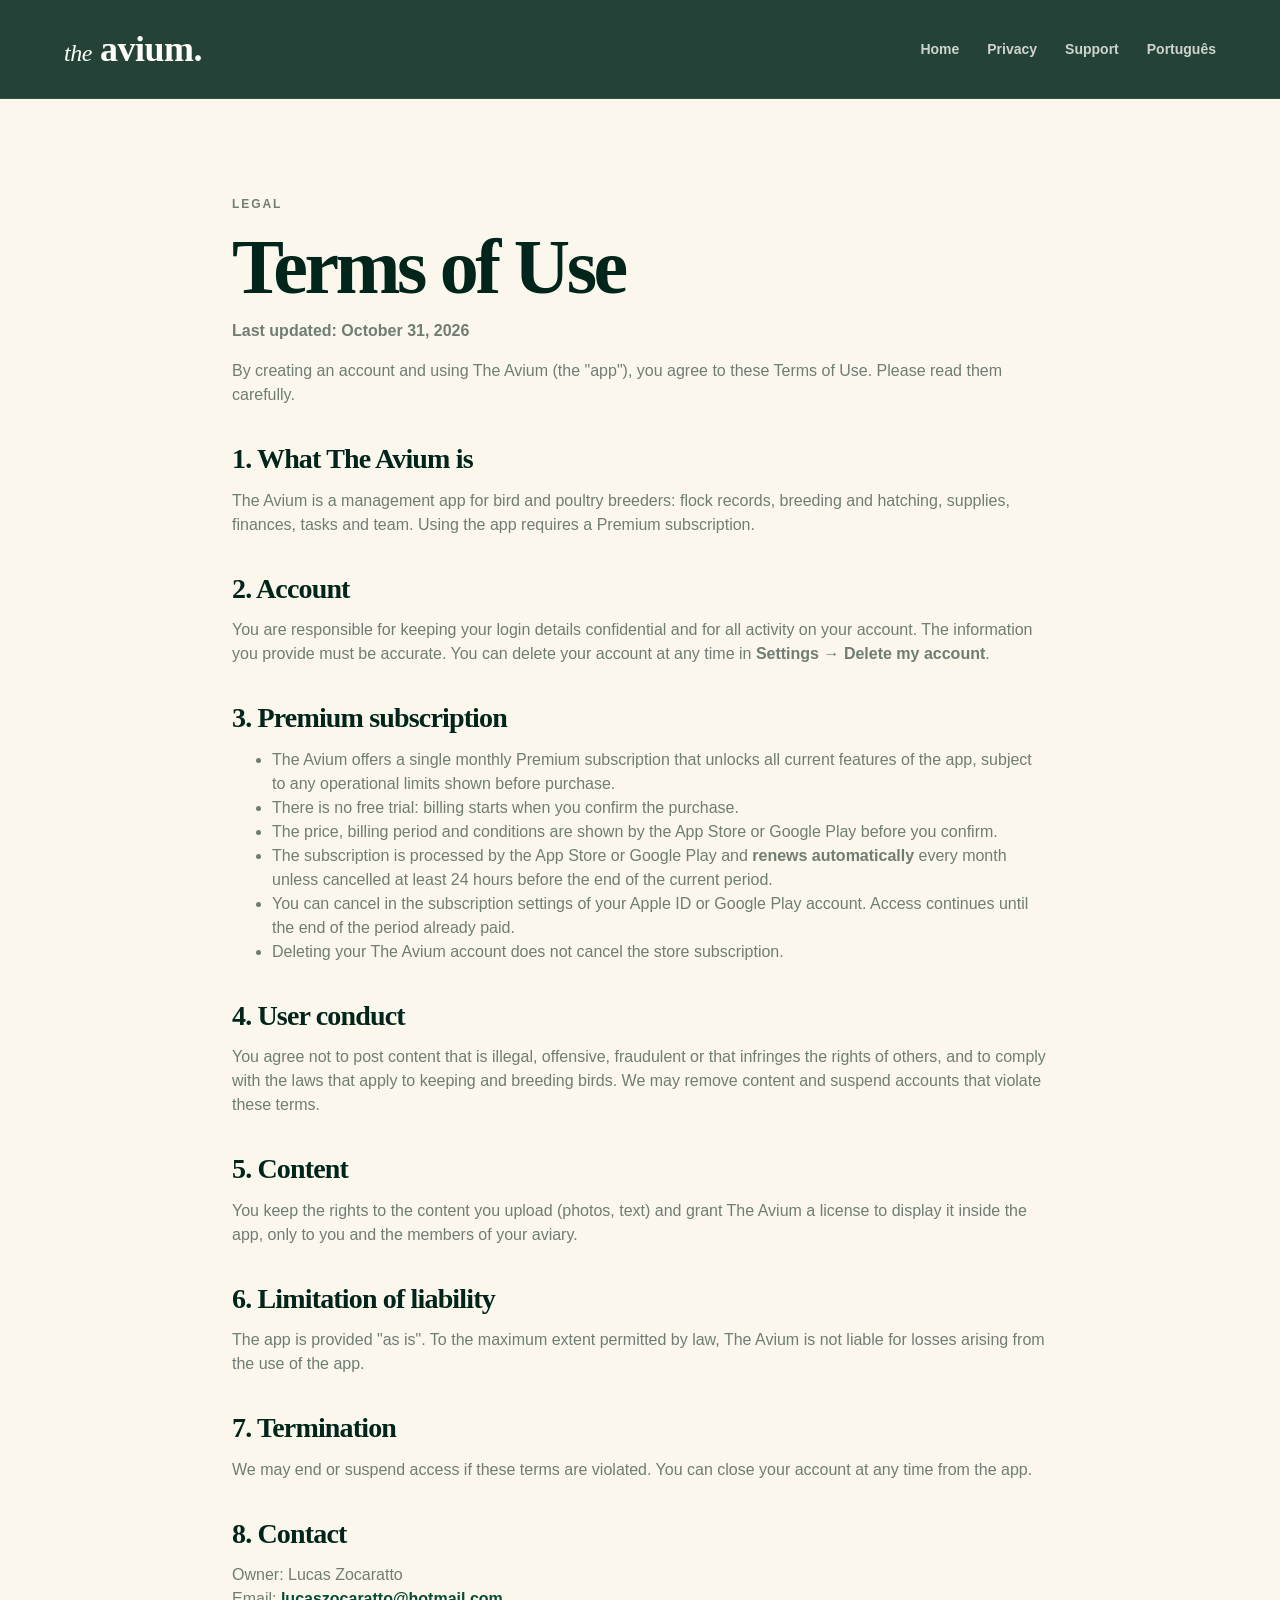
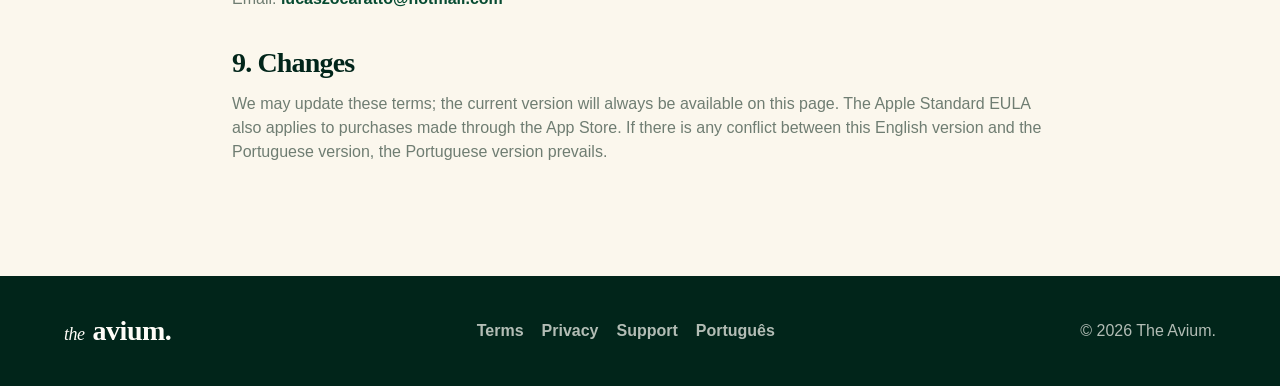
<file: terms.html>
<!doctype html>
<html lang="en">
<head>
  <meta charset="utf-8">
  <meta name="viewport" content="width=device-width, initial-scale=1">
  <title>Terms of Use — The Avium</title>
  <meta name="description" content="Terms of use for The Avium app.">
  <link rel="icon" href="assets/logo-round.png">
  <link rel="stylesheet" href="style.css">
  <link rel="alternate" hreflang="pt-BR" href="termos.html">
</head>
<body>
  <header class="site-header compact">
    <a class="wordmark" href="./" aria-label="The Avium"><span>the</span><strong>avium.</strong></a>
    <nav class="nav-links" aria-label="Main">
      <a href="./">Home</a>
      <a href="privacy.html">Privacy</a>
      <a href="suporte.html">Support</a>
      <a href="termos.html" hreflang="pt-BR" lang="pt-BR">Português</a>
    </nav>
  </header>

  <main class="legal">
    <p class="eyebrow">Legal</p>
    <h1>Terms of Use</h1>
    <p class="updated">Last updated: October 31, 2026</p>

    <p>By creating an account and using The Avium (the "app"), you agree to these Terms of Use. Please read them carefully.</p>

    <h2>1. What The Avium is</h2>
    <p>The Avium is a management app for bird and poultry breeders: flock records, breeding and hatching, supplies, finances, tasks and team. Using the app requires a Premium subscription.</p>

    <h2>2. Account</h2>
    <p>You are responsible for keeping your login details confidential and for all activity on your account. The information you provide must be accurate. You can delete your account at any time in <strong>Settings → Delete my account</strong>.</p>

    <h2>3. Premium subscription</h2>
    <ul>
      <li>The Avium offers a single monthly Premium subscription that unlocks all current features of the app, subject to any operational limits shown before purchase.</li>
      <li>There is no free trial: billing starts when you confirm the purchase.</li>
      <li>The price, billing period and conditions are shown by the App Store or Google Play before you confirm.</li>
      <li>The subscription is processed by the App Store or Google Play and <strong>renews automatically</strong> every month unless cancelled at least 24 hours before the end of the current period.</li>
      <li>You can cancel in the subscription settings of your Apple ID or Google Play account. Access continues until the end of the period already paid.</li>
      <li>Deleting your The Avium account does not cancel the store subscription.</li>
    </ul>

    <h2>4. User conduct</h2>
    <p>You agree not to post content that is illegal, offensive, fraudulent or that infringes the rights of others, and to comply with the laws that apply to keeping and breeding birds. We may remove content and suspend accounts that violate these terms.</p>

    <h2>5. Content</h2>
    <p>You keep the rights to the content you upload (photos, text) and grant The Avium a license to display it inside the app, only to you and the members of your aviary.</p>

    <h2>6. Limitation of liability</h2>
    <p>The app is provided "as is". To the maximum extent permitted by law, The Avium is not liable for losses arising from the use of the app.</p>

    <h2>7. Termination</h2>
    <p>We may end or suspend access if these terms are violated. You can close your account at any time from the app.</p>

    <h2>8. Contact</h2>
    <p>Owner: Lucas Zocaratto<br>
    Email: <a href="mailto:lucaszocaratto@hotmail.com">lucaszocaratto@hotmail.com</a></p>

    <h2>9. Changes</h2>
    <p>We may update these terms; the current version will always be available on this page. The Apple Standard EULA also applies to purchases made through the App Store. If there is any conflict between this English version and the Portuguese version, the Portuguese version prevails.</p>
  </main>

  <footer class="footer">
    <a class="wordmark" href="./" aria-label="The Avium"><span>the</span><strong>avium.</strong></a>
    <nav aria-label="Footer">
      <a href="terms.html">Terms</a>
      <a href="privacy.html">Privacy</a>
      <a href="suporte.html">Support</a>
      <a href="termos.html" hreflang="pt-BR" lang="pt-BR">Português</a>
    </nav>
    <p>© 2026 The Avium.</p>
  </footer>
</body>
</html>
</file>
<file: style.css>
:root {
  --green-950: #01251a;
  --green-900: #003321;
  --green-800: #064b32;
  --green-700: #0a6a45;
  --cream: #fbf7ed;
  --paper: #fffdf8;
  --muted: #6f7d72;
  --line: rgba(0, 51, 33, .12);
  --gold: #e5b13a;
  --red: #ce513c;
  --shadow: 0 26px 80px rgba(0, 24, 15, .25);
  --radius: 24px;
}

* { box-sizing: border-box; }
html { scroll-behavior: smooth; }
body {
  margin: 0;
  color: var(--green-950);
  background: var(--cream);
  font-family: -apple-system, BlinkMacSystemFont, "Segoe UI", Roboto, sans-serif;
  line-height: 1.5;
  overflow-x: hidden;
}
a { color: inherit; text-decoration: none; }
img { max-width: 100%; display: block; }

.site-header {
  position: sticky;
  top: 0;
  z-index: 20;
  display: flex;
  align-items: center;
  justify-content: space-between;
  gap: 24px;
  padding: 22px clamp(20px, 5vw, 72px);
  background: rgba(1, 37, 26, .86);
  color: #fffdf8;
  backdrop-filter: blur(18px);
  border-bottom: 1px solid rgba(255, 255, 255, .08);
}
.site-header.compact { position: static; }

.wordmark {
  display: inline-flex;
  align-items: baseline;
  gap: 8px;
  color: #fffdf8;
  font-family: Georgia, "Times New Roman", serif;
  letter-spacing: -.03em;
  white-space: nowrap;
}
.wordmark span {
  font-size: 24px;
  font-style: italic;
  font-weight: 400;
}
.wordmark strong {
  font-size: 36px;
  font-weight: 700;
}
.nav-links {
  display: flex;
  align-items: center;
  gap: 28px;
  color: rgba(255, 253, 248, .78);
  font-weight: 600;
  font-size: 14px;
}
.nav-links a:hover { color: #fffdf8; }
.header-cta {
  border: 1px solid rgba(229, 177, 58, .65);
  color: var(--gold);
  padding: 10px 18px;
  border-radius: 999px;
  font-weight: 700;
}

.hero {
  min-height: calc(100vh - 88px);
  display: grid;
  grid-template-columns: minmax(560px, 1fr) minmax(300px, 430px);
  gap: clamp(24px, 4vw, 54px);
  padding: clamp(58px, 8vw, 110px) clamp(20px, 5vw, 72px) 80px;
  background:
    radial-gradient(900px 540px at 78% 28%, rgba(13, 117, 76, .65), transparent 62%),
    linear-gradient(160deg, var(--green-950), var(--green-900) 48%, #154733);
  color: #fffdf8;
  overflow: hidden;
}
.hero-copy { max-width: 760px; min-width: 0; align-self: center; }
.eyebrow {
  margin: 0 0 16px;
  color: var(--gold);
  font-size: 12px;
  font-weight: 800;
  letter-spacing: .16em;
  text-transform: uppercase;
}
h1, h2, h3 {
  margin: 0;
  font-family: Georgia, "Times New Roman", serif;
  letter-spacing: -.045em;
  line-height: .98;
}
h1 { font-size: clamp(46px, 5.8vw, 72px); max-width: 720px; }
h2 { font-size: clamp(36px, 5vw, 64px); }
h3 { font-size: 24px; }
.lead {
  max-width: 660px;
  margin: 24px 0 0;
  color: rgba(255, 253, 248, .78);
  font-size: clamp(18px, 2vw, 23px);
}
.hero-actions, .actions {
  display: flex;
  flex-wrap: wrap;
  gap: 14px;
  margin-top: 34px;
}
.button {
  display: inline-flex;
  align-items: center;
  justify-content: center;
  min-height: 48px;
  padding: 0 22px;
  border-radius: 999px;
  font-weight: 800;
}
.button.primary { background: var(--gold); color: var(--green-950); }
.button.secondary { border: 1px solid rgba(255,255,255,.24); color: #fffdf8; }
.hero-metrics {
  display: flex;
  flex-wrap: wrap;
  gap: 18px;
  margin: 44px 0 0;
}
.hero-metrics div {
  min-width: 138px;
  padding: 16px 18px;
  border: 1px solid rgba(255,255,255,.12);
  border-radius: 18px;
  background: rgba(255,255,255,.06);
}
.hero-metrics dt { font-size: 28px; font-weight: 800; color: #fffdf8; }
.hero-metrics dd { margin: 2px 0 0; color: rgba(255,253,248,.68); }

.hero-visual {
  position: relative;
  min-height: 710px;
  display: grid;
  place-items: end center;
}
.phone {
  position: relative;
  width: min(100%, 420px);
  border: 12px solid #080a09;
  border-radius: 62px;
  overflow: visible;
  box-shadow:
    0 42px 100px rgba(0, 17, 11, .34),
    0 0 0 1px #858b87,
    0 0 0 4px #272c2a,
    0 0 0 7px #070908,
    inset 0 0 0 2px rgba(255,255,255,.12);
  background: #080a09;
}
.phone::before,
.phone::after {
  content: "";
  position: absolute;
  z-index: -1;
  width: 6px;
  border-radius: 999px;
  background: linear-gradient(180deg, #a3aaa5 0%, #303635 48%, #111413 100%);
}
.phone::before {
  left: -21px;
  top: 124px;
  height: 82px;
  box-shadow: 0 112px 0 #303635;
}
.phone::after {
  right: -21px;
  top: 226px;
  height: 150px;
}
.phone img {
  display: block;
  width: 100%;
  border-radius: 46px;
  overflow: hidden;
}
.main-phone { width: min(100%, 430px); }
.floating-card {
  position: absolute;
  width: 220px;
  padding: 18px;
  border-radius: 20px;
  background: rgba(255,253,248,.94);
  color: var(--green-950);
  box-shadow: 0 18px 50px rgba(0,0,0,.22);
  font-weight: 800;
}
.card-a { top: 132px; left: -70px; }
.card-b { right: -16px; bottom: 180px; color: var(--green-800); }

.section {
  padding: clamp(70px, 9vw, 120px) clamp(20px, 5vw, 72px);
}
.section-head {
  max-width: 760px;
  margin: 0 auto 42px;
  text-align: center;
}
.section-head p:not(.eyebrow) {
  color: var(--muted);
  font-size: 18px;
  margin: 16px auto 0;
}
.feature-grid {
  display: grid;
  grid-template-columns: repeat(3, minmax(0, 1fr));
  gap: 18px;
  max-width: 1180px;
  margin: 0 auto;
}
.feature, .plan-card, .support-card, details {
  background: var(--paper);
  border: 1px solid var(--line);
  border-radius: var(--radius);
  box-shadow: 0 10px 34px rgba(0, 42, 27, .06);
}
.feature { padding: 28px; }
.feature-icon {
  display: inline-flex;
  align-items: center;
  justify-content: center;
  width: 44px;
  height: 44px;
  border-radius: 14px;
  background: rgba(10, 106, 69, .1);
  color: var(--green-800);
  font-weight: 900;
  margin-bottom: 22px;
}
.feature p, .split-copy p, .plan-card li, .legal p, .legal li {
  color: var(--muted);
}

.split {
  display: grid;
  grid-template-columns: minmax(280px, 430px) minmax(0, 560px);
  align-items: center;
  justify-content: center;
  gap: clamp(40px, 8vw, 110px);
}
.split.reverse .split-media { order: 2; }
.split-media {
  display: grid;
  place-items: center;
}
.split-copy p { font-size: 18px; margin: 20px 0 0; }
.check-list {
  list-style: none;
  padding: 0;
  margin: 28px 0 0;
  display: grid;
  gap: 12px;
}
.check-list li {
  position: relative;
  padding-left: 30px;
  color: var(--green-950);
  font-weight: 700;
}
.check-list li::before {
  content: "";
  position: absolute;
  left: 0;
  top: .55em;
  width: 10px;
  height: 10px;
  border-radius: 50%;
  background: var(--gold);
}

.plans-section { background: #f5efe3; }
.plans {
  display: grid;
  grid-template-columns: minmax(0, 1fr);
  gap: 18px;
  max-width: 620px;
  margin: 0 auto;
}
.plan-card {
  position: relative;
  padding: 30px;
}
.plan-card.featured {
  border-color: rgba(229, 177, 58, .75);
  box-shadow: 0 24px 70px rgba(0, 42, 27, .14);
}
.badge {
  position: absolute;
  top: 18px;
  right: 18px;
  margin: 0;
  padding: 7px 10px;
  border-radius: 999px;
  background: var(--gold);
  font-size: 12px;
  font-weight: 900;
}
.price {
  margin: 28px 0 0;
  font-size: 36px;
  font-weight: 900;
  color: var(--green-950);
}
.price span { font-size: 17px; color: var(--muted); }
.annual { margin: 4px 0 24px; color: var(--green-800); font-weight: 800; }
.plan-card ul { padding-left: 20px; margin: 0; }

.cta-panel {
  margin: clamp(30px, 5vw, 70px) clamp(20px, 5vw, 72px);
  padding: clamp(36px, 6vw, 70px);
  border-radius: 36px;
  background:
    radial-gradient(500px 320px at 80% 20%, rgba(229,177,58,.2), transparent 60%),
    var(--green-900);
  color: #fffdf8;
  display: flex;
  align-items: center;
  justify-content: space-between;
  gap: 24px;
}
.cta-panel p:not(.eyebrow) { color: rgba(255,253,248,.72); font-size: 18px; }

.legal {
  max-width: 860px;
  margin: 0 auto;
  padding: clamp(54px, 8vw, 96px) 22px;
}
.legal h1 { color: var(--green-950); font-size: clamp(44px, 7vw, 78px); }
.legal h2 {
  margin-top: 38px;
  font-size: 28px;
  letter-spacing: -.03em;
}
.legal a { color: var(--green-800); font-weight: 800; }
.updated {
  margin-top: 14px;
  font-weight: 700;
}
.support-card {
  padding: 28px;
  margin: 36px 0;
}
.faq-list { display: grid; gap: 12px; margin-top: 42px; }
details { padding: 20px 22px; }
summary { cursor: pointer; font-weight: 900; }
details p { margin-bottom: 0; }

.footer {
  display: flex;
  align-items: center;
  justify-content: space-between;
  gap: 18px;
  padding: 34px clamp(20px, 5vw, 72px);
  background: var(--green-950);
  color: rgba(255,253,248,.7);
  flex-wrap: wrap;
}
.footer nav { display: flex; gap: 18px; font-weight: 700; }
.footer .wordmark strong { font-size: 28px; }
.footer .wordmark span { font-size: 18px; }
.footer p { margin: 0; }

@media (max-width: 920px) {
  .nav-links { display: none; }
  .hero {
    grid-template-columns: minmax(0, 1fr);
    padding-bottom: 40px;
    overflow: hidden;
  }
  .hero > * { min-width: 0; }
  h1 {
    font-size: 38px;
    letter-spacing: -.035em;
  }
  .lead {
    font-size: 17px;
    line-height: 1.45;
  }
  .hero-visual { min-height: 0; }
  .floating-card { display: none; }
  .feature-grid, .plans { grid-template-columns: 1fr; }
  .split, .split.reverse { grid-template-columns: 1fr; }
  .split.reverse .split-media { order: 0; }
  .cta-panel { align-items: flex-start; flex-direction: column; }
}

@media (max-width: 1280px) {
  .hero .floating-card { display: none; }
}

@media (max-width: 560px) {
  .site-header { padding-inline: 18px; }
  .header-cta { display: none; }
  .wordmark strong { font-size: 30px; }
  .wordmark span { font-size: 20px; }
  .hero {
    padding-inline: 24px;
    width: 100vw;
    max-width: 100vw;
  }
  h1 {
    font-size: 38px;
    letter-spacing: -.035em;
  }
  .lead {
    font-size: 17px;
    line-height: 1.45;
  }
  .hero-actions .button { width: 100%; }
  .hero-metrics { display: grid; grid-template-columns: 1fr; }
  .phone {
    border-width: 9px;
    border-radius: 46px;
    width: min(100%, 350px);
  }
  .phone img { border-radius: 35px; }
  .footer { align-items: flex-start; flex-direction: column; }
}
</file>
